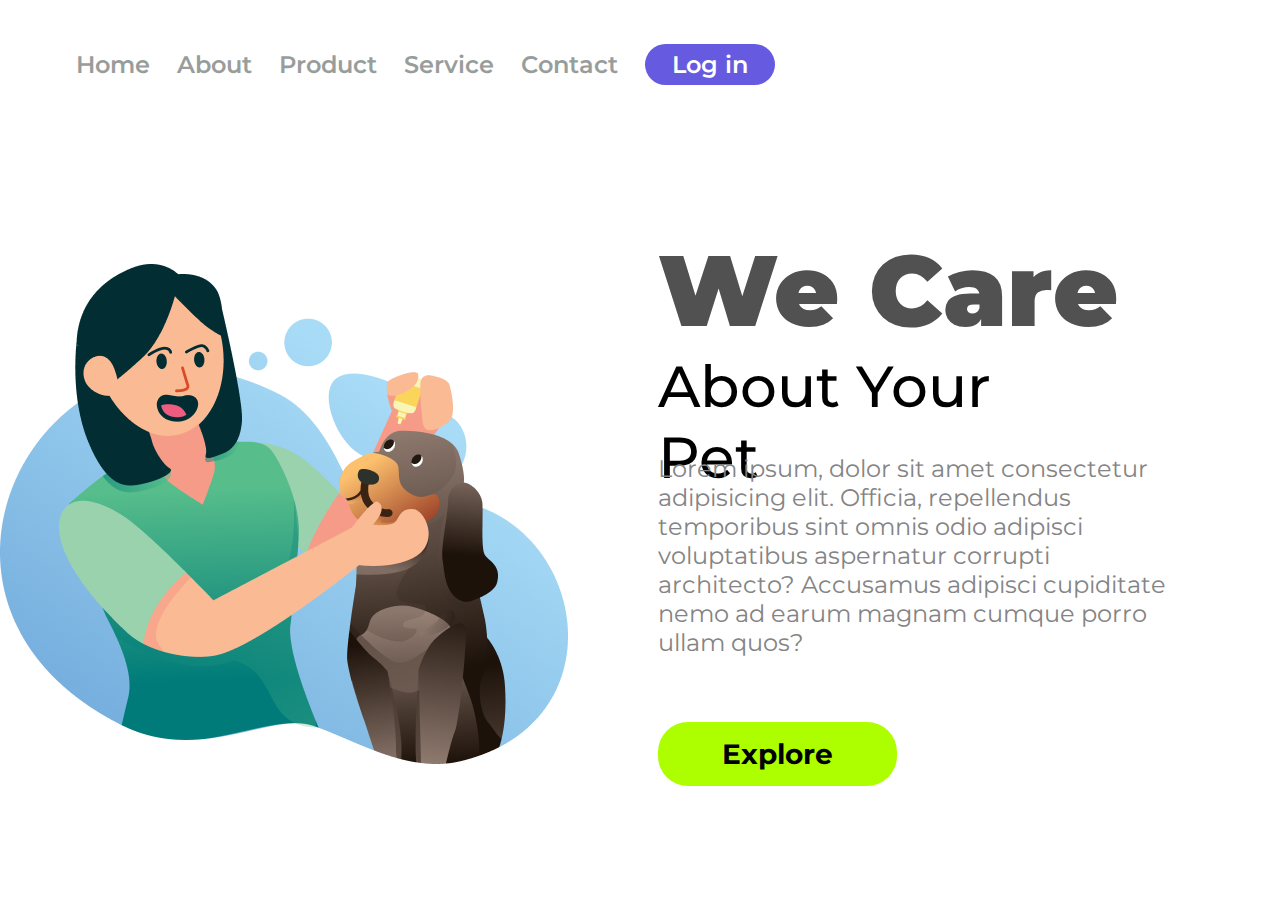
<file: projetoCss1/index.html>
<!DOCTYPE html>
<html lang="pt-br">
<head>
    <meta charset="UTF-8">
    <meta http-equiv="X-UA-Compatible" content="IE=edge">
    <meta name="viewport" content="width=device-width, initial-scale=1.0">
    <link rel="stylesheet" href="style.css">
    <link rel="preconnect" href="https://fonts.googleapis.com">
    <link rel="preconnect" href="https://fonts.gstatic.com" crossorigin>
    <link href="https://fonts.googleapis.com/css2?family=Montserrat:wght@400;500;600;700;900&display=swap" rel="stylesheet">
    <title>Layout figma</title>
</head>
<body>
    <header>
        <a class="link-header">Home</a>
        <a class="link-header">About</a>
        <a class="link-header">Product</a>
        <a class="link-header">Service</a>
        <a class="link-header">Contact</a>
        <button class="button-header">Log in</button>
    </header>
    <main>
        <img src="img/Human and pet.png" alt="Logo" class="image-logo">

        <section>
            <h1>We Care</h1>
            <h2>About Your Pet</h2>
            <p id="lorem">Lorem ipsum, dolor sit amet consectetur adipisicing elit. Officia, repellendus temporibus sint omnis odio adipisci voluptatibus aspernatur corrupti architecto? Accusamus adipisci cupiditate nemo ad earum magnam cumque porro ullam quos?</p>
            <button class="button-explore">Explore</button>
        </section>
    </main>
</body>
</html>
</file>
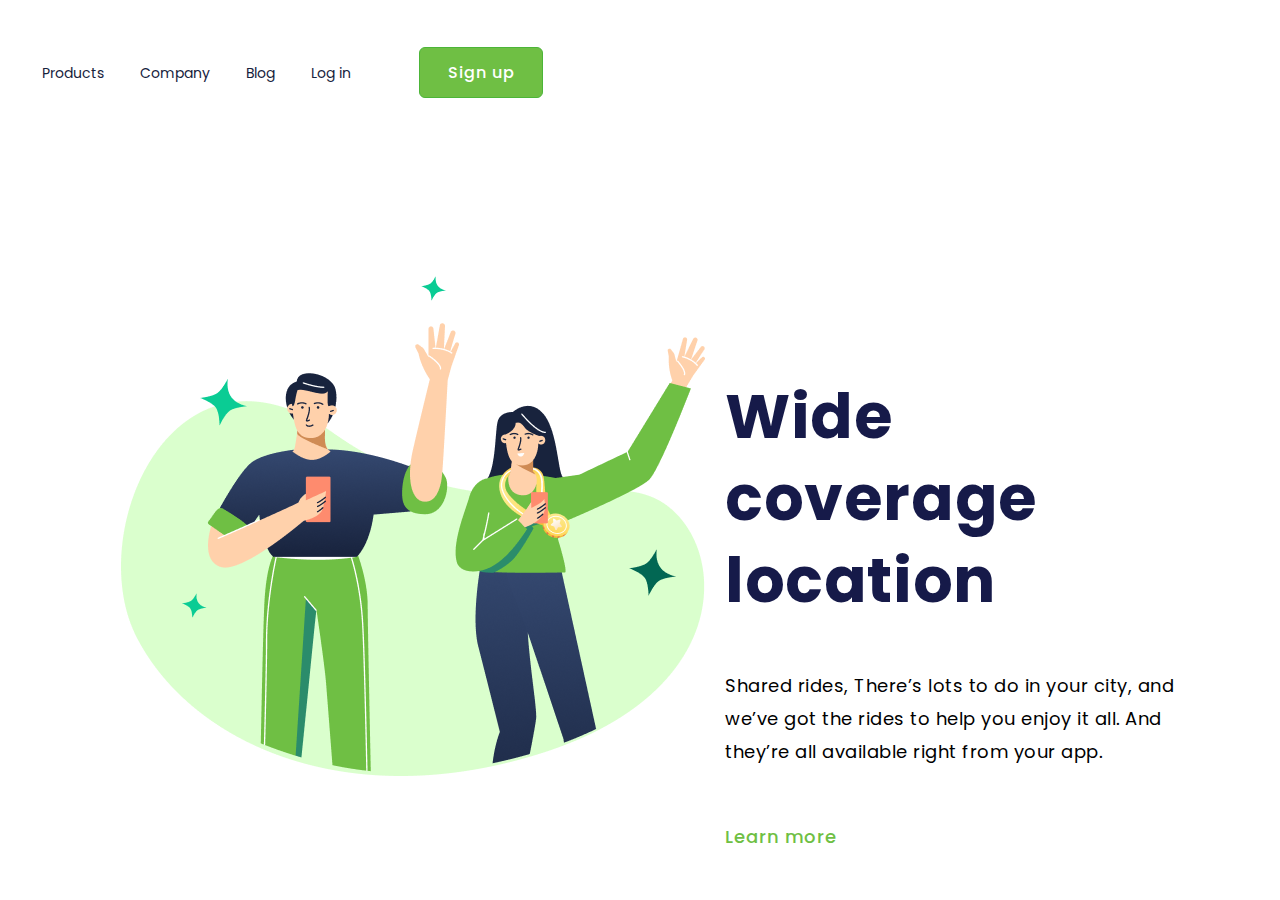
<file: projetoCss2/index.html>
<!DOCTYPE html>
<html lang="pt-br">
<head>
    <meta charset="UTF-8">
    <meta http-equiv="X-UA-Compatible" content="IE=edge">
    <meta name="viewport" content="width=device-width, initial-scale=1.0">
    <link rel="stylesheet" href="style.css">
    <link rel="preconnect" href="https://fonts.googleapis.com">
    <link rel="preconnect" href="https://fonts.gstatic.com" crossorigin>
    <link href="https://fonts.googleapis.com/css2?family=Poppins:wght@400;500;700&display=swap" rel="stylesheet">
    <title>Congratulations</title>
</head>

<body>
    <main>
        <header>
            <a class="link-header">Products</a>
            <a class="link-header">Company</a>
            <a class="link-header">Blog</a>
            <a class="link-header">Log in</a>
            <button class="button-header">Sign up</button>
        </header>
        <div>
                
                <div class="div-sec">
                    <section>
                        <h1>Wide coverage location</h1>
                        <p>Shared rides, There’s lots to do in your city, and we’ve got the rides to help you enjoy it all. And they’re all available right from your app.</p>
                        <a class="link-section">Learn more</a>
                    </section>
                </div>
                <div class="div-img">
                    <img src="img/Congratulations.png" alt="Congrats" class="img-logo">
                </div>
        </div>
    </main>
</body>
</html>
</file>
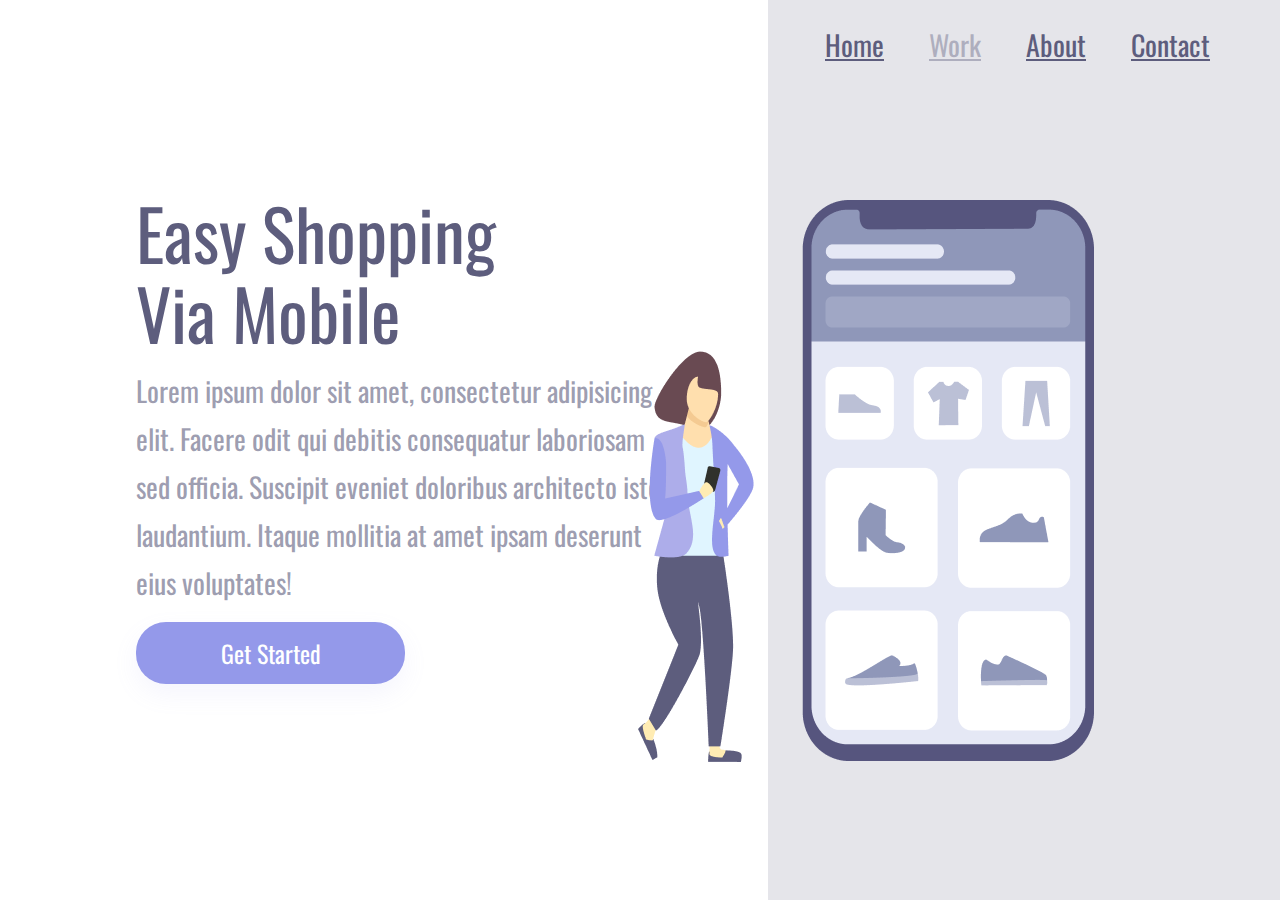
<file: projetoCss3/index.html>
<!DOCTYPE html>
<html lang="pt-br">
<head>
    <meta charset="UTF-8">
    <meta http-equiv="X-UA-Compatible" content="IE=edge">
    <meta name="viewport" content="width=device-width, initial-scale=1.0">
    <link rel="stylesheet" href="style.css">
    <link rel="preconnect" href="https://fonts.googleapis.com">
    <link rel="preconnect" href="https://fonts.gstatic.com" crossorigin>
    <link href="https://fonts.googleapis.com/css2?family=Oswald&display=swap" rel="stylesheet">
    <title>Projct Responsivo 3</title>
</head>
<body>
    <main class="container-full">
        <section class="container-left">
            <h1>Easy Shopping
                Via Mobile</h1>
            <p>Lorem ipsum dolor sit amet, consectetur adipisicing elit. Facere odit qui debitis consequatur laboriosam sed officia. Suscipit eveniet doloribus architecto iste laudantium. Itaque mollitia at amet ipsam deserunt eius voluptates!</p>
            <button>Get Started</button>
        </section>
        <section class="container-right">
            <header>
                <a href="">Home</a>
                <a href="">Work</a>
                <a href="">About</a>
                <a href="">Contact</a>
            </header>
            <img src="img/Illustration-3-3WomanMobile.png" alt="WomanMobile">
        </section>
    </main>
</body>
</html>
</file>
<file: projetoCss1/style.css>
*{
    font-family: 'Montserrat', sans-serif;
    margin: 0;
    padding: 0;
    box-sizing: border-box;
}

header{
    margin: 44px 0 144px 76px;

}
.logo-image {
    width: 568px;
    height: 500px;
    margin-left: 125px;
    display: inline-block;

}

.link-header {
    font-weight: 600;
    font-size: 24px;
    line-height: 29px;
    cursor: pointer;
    margin-right: 23px;
    color: #989D9C;
}

.button-header{
    background: #665AE1;
    border-radius: 20.5px;
    width: 130px;
    height: 41px;
    border: none;
    cursor: pointer;
    font-weight: 600;
    font-size: 24px;
    line-height: 29px;
    color: #FFFFFF;
}

h1 {
    font-weight: 900;
    font-size: 100px;
    line-height: 122px;
    color: #515151;
}

h2 {
    font-weight: 500;
    font-size: 58px;
    line-height: 71px;
    width: 448px;
    height: 71px;
}

.button-explore {
    margin-top: 65px;
    width: 239px;
    height: 64px;
    border-radius: 30px;
    border: none;
    font-weight: 700;
    font-size: 28px;
    line-height: 34px;
    cursor: pointer;
    color: #000000;
    background: #ADFF00;
}

#lorem {
    margin-top: 32px;
    font-weight: 400;
    font-size: 24px;
    line-height: 29px;
    color: #848484;
    width: 515px;
    
}

section {
    display: inline-block;
    margin-left: 86px;
    
}
main {
    width: auto;
}

@media screen and (max-width: 600px) {
    header {
        display: none;
    }
    main{
        position: absolute;
        width: 390px;
        height: 800px;
        background: #FFFFFF;
    }
    img {
        position: relative;
        width: 354px;
        height: 317px;
        margin: 149px 22px 24px 14px;  
         
    }
    #lorem {
        display: none;
    }
    h1 {
        font-weight: 900;
        font-size: 50px;
        line-height: 61px;
        width: 263px;
        height: 52px;
        margin-bottom: 7px;
        color: #515151;
        
    }
    h2 {
        font-weight: 500;
        font-size: 30px;
        line-height: 37px;
        width: 232px;
        height: 37px;
        margin-bottom: 17px;
        color: #515151;
        
    }
    .button-explore {
        position: absolute;
        margin: 0;
        background: #ADFF00;
        width: 239px;
        height: 64px;
        border-radius: 20.5px;
        
    }
    section {
        display: block;
    }
}
</file>
<file: projetoCss2/style.css>
* {
    font-family: 'Poppins', sans-serif;
    margin: 0;
    padding: 0;
    box-sizing: border-box;
}

.link-header {
    font-weight: 400;
    font-size: 14px;
    line-height: 21px;
    text-align: center;
    letter-spacing: 0.875;
    margin-right: 32px;
    color: #17233D;
}

.button-header {
    width: 124px;
    height: 51px;
    border-radius: 6px;
    margin-left: 32px;
    font-size: 16px;
    font-weight: 500;
    line-height: 24px;
    letter-spacing: 1px;
    cursor: pointer;
    border: 1px solid #4CB538;  
    background: #6FBF44; 
    color: #FFFFFF;
}


.link-section {
    cursor: pointer;
    font-size: 18px;
    font-weight: 500;
    line-height: 27px;
    letter-spacing: 1px;
    color: #6FBF44;
}

h1 {
    font-size: 62px;
    font-weight: 700;
    line-height: 82px;
    letter-spacing: 0.596154px;
    color: #161A49;
}

p {
    font-size: 18px;
    font-weight: 400;
    line-height: 33px;
    letter-spacing: 0.5px;
    margin-top: 47px;
    margin-bottom: 55px;
     
}


@media screen and (min-width: 571px) {
    header {
        margin: 47px 0 178px 42px;
        cursor: pointer;
    }
    
    .img-logo {
        display: inline-block;
        margin-left: 121px;    
    }

    section {
        display: inline-block;
        margin-left: 85px;
        width: 493px;   
    }
    .div-img {
        width: 50%;
        float: left;
    }

    .div-sec {
        width: 50%;
        float: right;
    }

    .div-sec > section {
        padding-top: 100px;
    }
}

@media screen and (max-width: 570px) {
    header {
        margin: 0px;
        cursor: pointer;
    }
    .link-header {
        display: none;
    }
    main {
        
        width: 100%;
        height: auto;
        background: #FFFFFF;
    }
    .div-img {
        width: 100%;
        text-align: center;
        display: inline-table;
    }

    .div-sec {
        width: 100%;
        display: inline-table;
        text-align: center;
    }

    .button-header {
        margin: 17px 15px 76px 15px;
        width: 91px;
        height: 31px;
        border-radius: 6px;
        float: right;
    }
    h1 {        
        height: 60px;
        font-weight: 700;
        font-size: 30px;
        line-height: 100%; 
        letter-spacing: 0.596154px;
        text-align: center;
        display: block;
        color: #161A49;
    }
    p{
        
        width: 100%;
        height: 50%;
        font-weight: 400;
        font-size: 18px;
        line-height: 33px;
        text-align: center;
        letter-spacing: 0.5px;
        display: block;
        color: #4B505A;
    }
    .link-section {
        width: 112px;
        height: 27px;
        font-weight: 500;
        font-size: 18px;
        line-height: 27px;
        letter-spacing: 1px;
        text-align: center;
        color: #6FBF44;
    }
    .img-logo {       
        width: 312px;
        height: 288px;
        display: inline;
    }
}
</file>
<file: projetoCss3/style.css>
* {
    margin: 0;
    padding: 0;
    box-sizing: border-box;
    font-family: 'Oswald', sans-serif;
}

.container-full {
    height: 100vh;
    width: 100vw;
    
}

.container-left {
    display: inline-block;
    width: 60%;
    padding-left: 136px;
    margin-top: 15%;
}

.container-right {
    display: inline-block;
    background-color: rgba(93,93,125,0.16);
    height: 100vh;
    width: 40%;
    position: absolute;
    
}

img {
    position: relative;
    top: 15%;
    right: 130px;
}

h1 {
    font-weight: 400;
    font-size: 70px;
    line-height: 80px;
    color: #5D5D7D;
    width: 368px;

}

p {
    font-weight: 400;
    font-size: 28px;
    line-height: 48px;
    color: rgba(93,93,125,0.6);
    margin: 15px 0;
    width: 540px;

}

button {
    width: 269px;
    height: 62px;
    background: #9499EA;
    box-shadow: 0px 10px 24px rgba(148, 153, 234, 0.0979959);
    font-weight: 400;
    font-size: 24px;
    line-height: 36px;
    text-align: center;
    color: #FFFFFF;
    border: none;
    border-radius: 30px;
    cursor: pointer;
}

button:hover {
    opacity: 0.8;
}

button:active {
    opacity: 0.5;
}

a {
    font-weight: 400;
    font-size: 28px;
    line-height: 41px;
    color: #5D5D7D;
    margin-right: 41px;
}

a:nth-child(2) {
    opacity: 0.4;
}

a:hover {
    opacity: 0.4;
}

a:active {
    opacity: 0.8;
}
header {
    margin: 24px 0 0 57px;
}

@media screen and (max-width: 1100px){
    .container-left {
        width: 100%;
        height: 50%;
        padding: 0;
        margin: 0;
    }
    .container-right {
        display: block;
        height: auto;
        width: 100%;
        position: static;
        padding: 40px;
    }
    img {
        position: static;
        max-width: 90%;
    }
    header {
        display: none;
    }
    h1 {
        font-weight: 400;
        font-size: 36px;
        line-height: 52px;
        width: auto;
        margin: 58px 50px 0 50px;
        text-align: center;
    }
    p {
        margin: 15px 40px;
        width: auto;
        text-align: center;
        font-weight: 400;
        font-size: 14px;
        line-height: 24px;
    }
    button {
        margin: 0 auto;
        display: block;
    }
}
</file>
